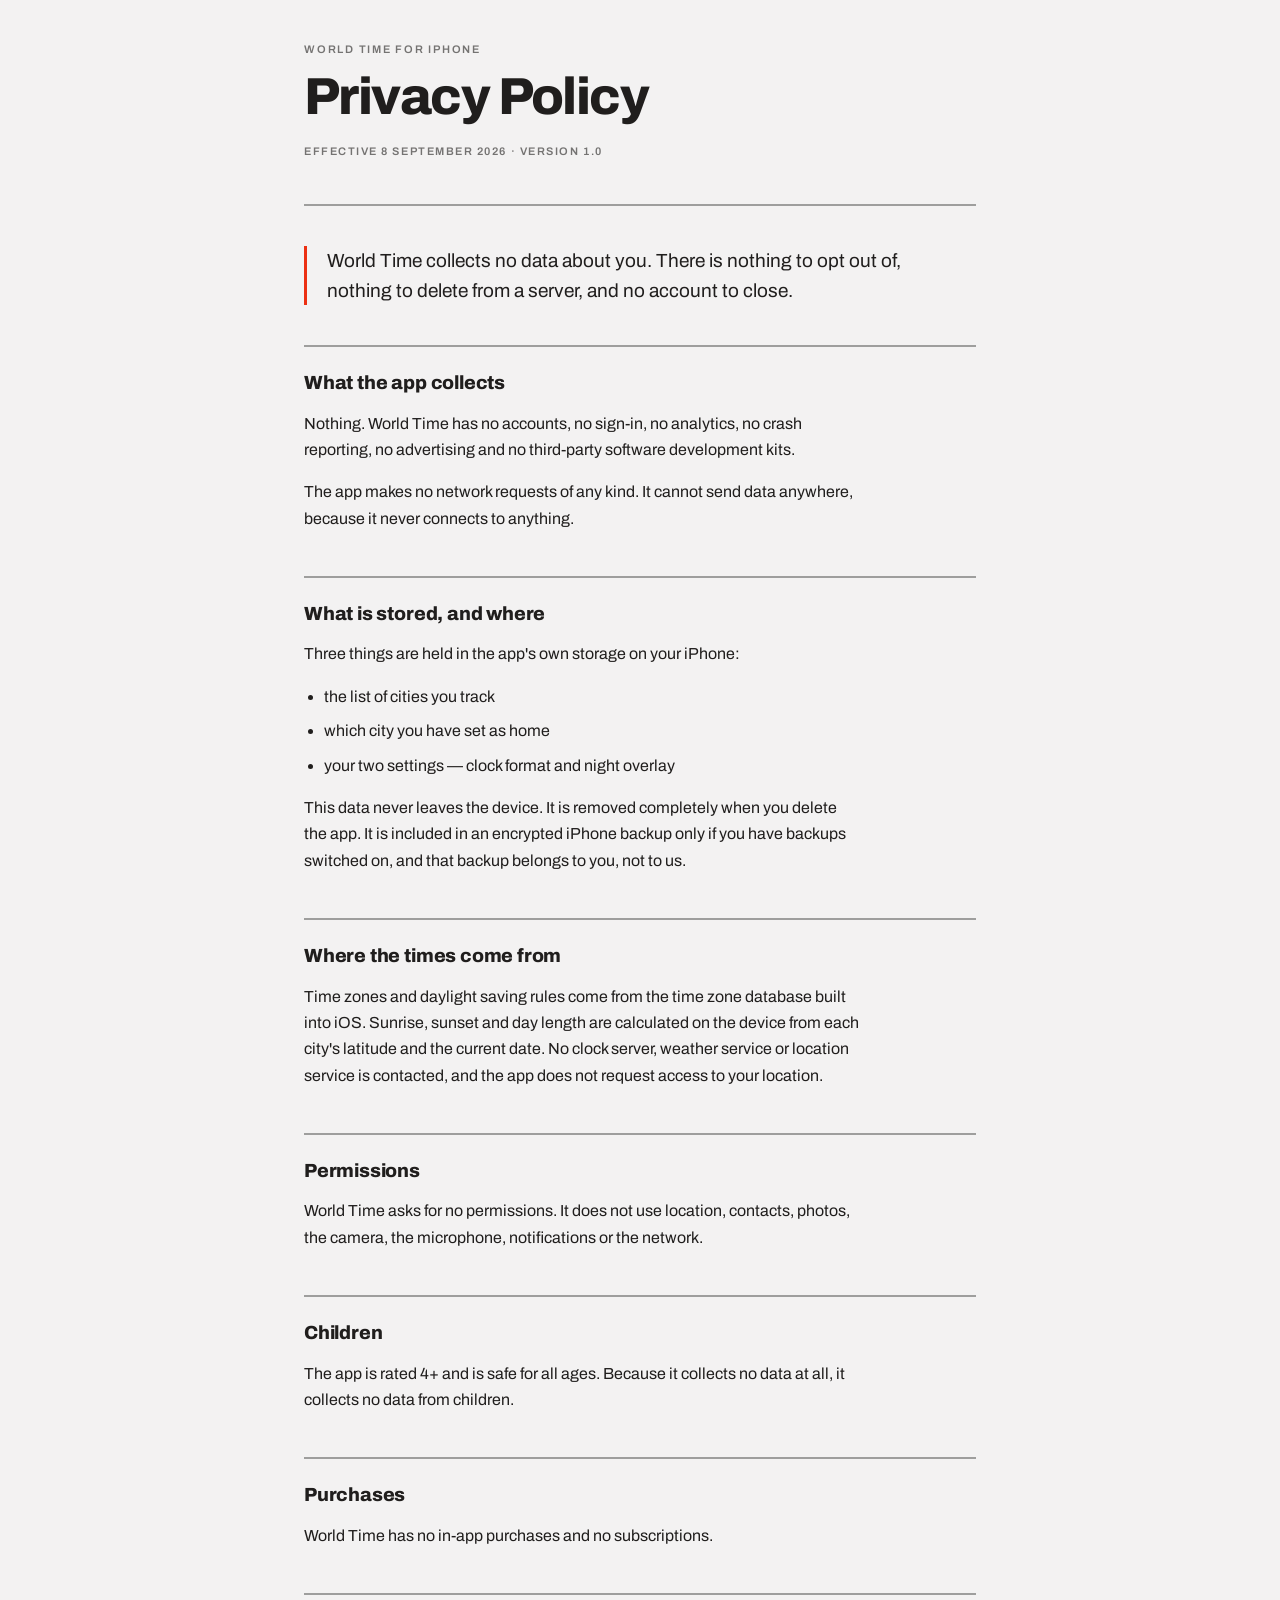
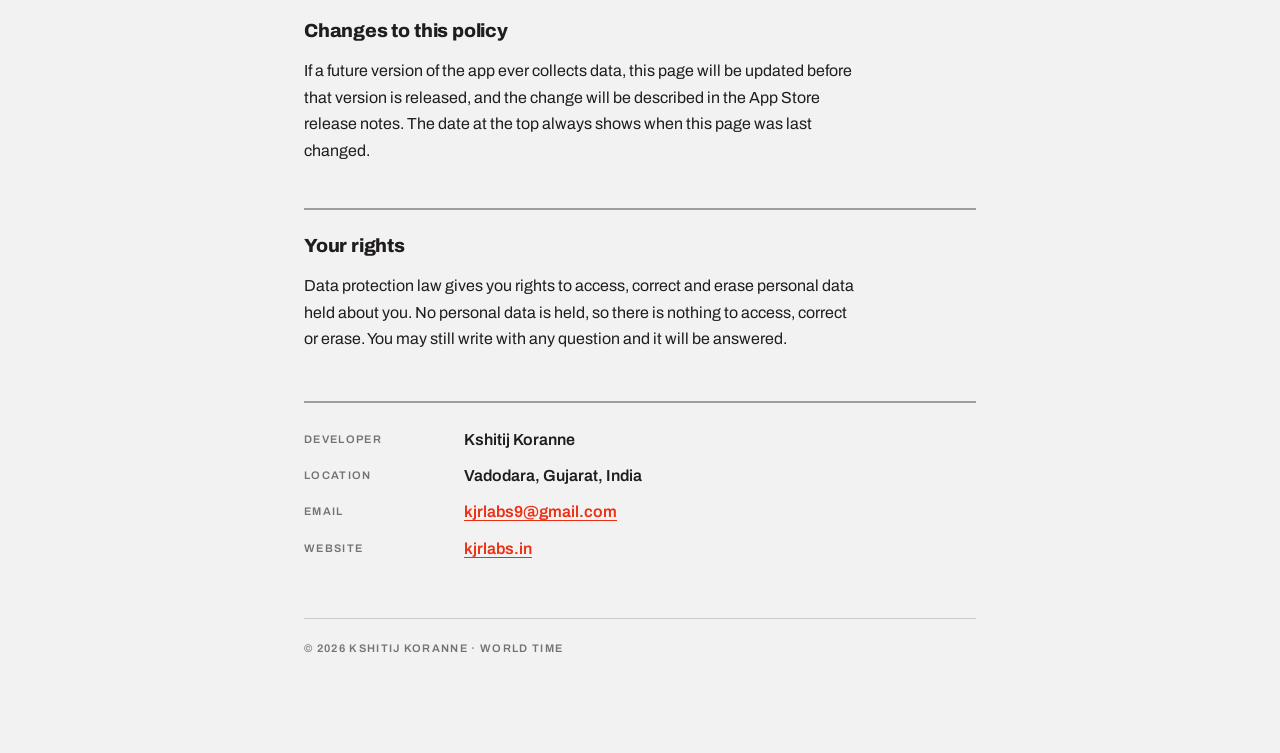
<file: world-time/privacy.html>
<!DOCTYPE html>
<html lang="en">
<head>
<meta charset="utf-8">
<meta name="viewport" content="width=device-width, initial-scale=1">
<title>World Time — Privacy Policy</title>
<meta name="description" content="Privacy policy for the World Time iOS app. The app collects no data.">
<link rel="canonical" href="https://kjrlabs.in/world-time/privacy">
<meta property="og:type" content="website">
<meta property="og:url" content="https://kjrlabs.in/world-time/privacy">
<meta property="og:title" content="World Time — Privacy Policy">
<meta property="og:description" content="Privacy policy for the World Time iOS app. The app collects no data.">
<meta name="twitter:card" content="summary">
<meta name="twitter:title" content="World Time — Privacy Policy">
<meta name="twitter:description" content="Privacy policy for the World Time iOS app. The app collects no data.">
<link rel="icon" href="/favicon.ico?v=20260531b" sizes="any">
<link rel="icon" type="image/png" sizes="32x32" href="/images/favicon-32x32.png?v=20260531b">
<link rel="apple-touch-icon" sizes="180x180" href="/apple-touch-icon.png?v=20260531b">
<link rel="preconnect" href="https://fonts.googleapis.com">
<link rel="preconnect" href="https://fonts.gstatic.com" crossorigin>
<link href="https://fonts.googleapis.com/css2?family=Archivo:wght@400;600;800&display=swap" rel="stylesheet">
<style>
  :root{
    --bg:#f3f2f2; --text:#201e1d; --accent:#ec3013;
    --rule:rgba(32,30,29,.4); --hair:rgba(32,30,29,.18); --muted:rgba(32,30,29,.6);
  }
  *{box-sizing:border-box}
  body{
    margin:0; background:var(--bg); color:var(--text);
    font-family:Archivo,system-ui,-apple-system,sans-serif; font-weight:400;
    font-size:16px; line-height:1.65; -webkit-font-smoothing:antialiased;
  }
  .wrap{max-width:720px; margin:0 auto; padding:0 24px 96px}
  header{border-bottom:2px solid var(--rule); padding:40px 0 28px; margin-bottom:40px}
  .eyebrow{
    font-weight:600; font-size:11px; letter-spacing:.16em; text-transform:uppercase;
    color:var(--muted); margin:0 0 12px;
  }
  h1{font-weight:800; font-size:clamp(34px,7vw,52px); line-height:1.04; letter-spacing:-.03em; margin:0}
  .dateline{
    font-weight:600; font-size:11px; letter-spacing:.14em; text-transform:uppercase;
    color:var(--muted); margin-top:18px;
  }
  h2{
    font-weight:800; font-size:19px; letter-spacing:-.01em; margin:44px 0 12px;
    padding-top:20px; border-top:2px solid var(--rule);
  }
  h2:first-of-type{margin-top:0}
  p{margin:0 0 16px; max-width:62ch}
  ul{margin:0 0 16px; padding-left:20px; max-width:62ch}
  li{margin-bottom:8px}
  a{color:var(--accent); text-underline-offset:3px}
  .lede{
    font-size:19px; line-height:1.55; border-left:3px solid var(--accent);
    padding-left:20px; margin:0 0 40px; max-width:58ch;
  }
  .contact{border-top:2px solid var(--rule); margin-top:48px; padding-top:24px}
  .contact dl{display:grid; grid-template-columns:140px 1fr; gap:10px 20px; margin:0}
  .contact dt{
    font-weight:600; font-size:11px; letter-spacing:.12em; text-transform:uppercase;
    color:var(--muted); padding-top:3px;
  }
  .contact dd{margin:0; font-weight:600}
  footer{
    margin-top:56px; padding-top:20px; border-top:1px solid var(--hair);
    font-weight:600; font-size:11px; letter-spacing:.12em; text-transform:uppercase;
    color:var(--muted);
  }
  @media (max-width:560px){
    .contact dl{grid-template-columns:1fr; gap:4px 0}
    .contact dd{margin-bottom:14px}
  }
</style>
</head>
<body>
<div class="wrap">

  <header>
    <p class="eyebrow">World Time for iPhone</p>
    <h1>Privacy Policy</h1>
    <p class="dateline">Effective 8 September 2026 · Version 1.0</p>
  </header>

  <p class="lede">World Time collects no data about you. There is nothing to opt out of, nothing to delete from a server, and no account to close.</p>

  <h2>What the app collects</h2>
  <p>Nothing. World Time has no accounts, no sign-in, no analytics, no crash reporting, no advertising and no third-party software development kits.</p>
  <p>The app makes no network requests of any kind. It cannot send data anywhere, because it never connects to anything.</p>

  <h2>What is stored, and where</h2>
  <p>Three things are held in the app's own storage on your iPhone:</p>
  <ul>
    <li>the list of cities you track</li>
    <li>which city you have set as home</li>
    <li>your two settings — clock format and night overlay</li>
  </ul>
  <p>This data never leaves the device. It is removed completely when you delete the app. It is included in an encrypted iPhone backup only if you have backups switched on, and that backup belongs to you, not to us.</p>

  <h2>Where the times come from</h2>
  <p>Time zones and daylight saving rules come from the time zone database built into iOS. Sunrise, sunset and day length are calculated on the device from each city's latitude and the current date. No clock server, weather service or location service is contacted, and the app does not request access to your location.</p>

  <h2>Permissions</h2>
  <p>World Time asks for no permissions. It does not use location, contacts, photos, the camera, the microphone, notifications or the network.</p>

  <h2>Children</h2>
  <p>The app is rated 4+ and is safe for all ages. Because it collects no data at all, it collects no data from children.</p>

  <h2>Purchases</h2>
  <p>World Time has no in-app purchases and no subscriptions.</p>

  <h2>Changes to this policy</h2>
  <p>If a future version of the app ever collects data, this page will be updated before that version is released, and the change will be described in the App Store release notes. The date at the top always shows when this page was last changed.</p>

  <h2>Your rights</h2>
  <p>Data protection law gives you rights to access, correct and erase personal data held about you. No personal data is held, so there is nothing to access, correct or erase. You may still write with any question and it will be answered.</p>

  <div class="contact">
    <dl>
      <dt>Developer</dt><dd>Kshitij Koranne</dd>
      <dt>Location</dt><dd>Vadodara, Gujarat, India</dd>
      <dt>Email</dt><dd><a href="mailto:kjrlabs9@gmail.com">kjrlabs9@gmail.com</a></dd>
      <dt>Website</dt><dd><a href="https://kjrlabs.in">kjrlabs.in</a></dd>
    </dl>
  </div>

  <footer>© 2026 Kshitij Koranne · World Time</footer>

</div>
</body>
</html>
</file>
